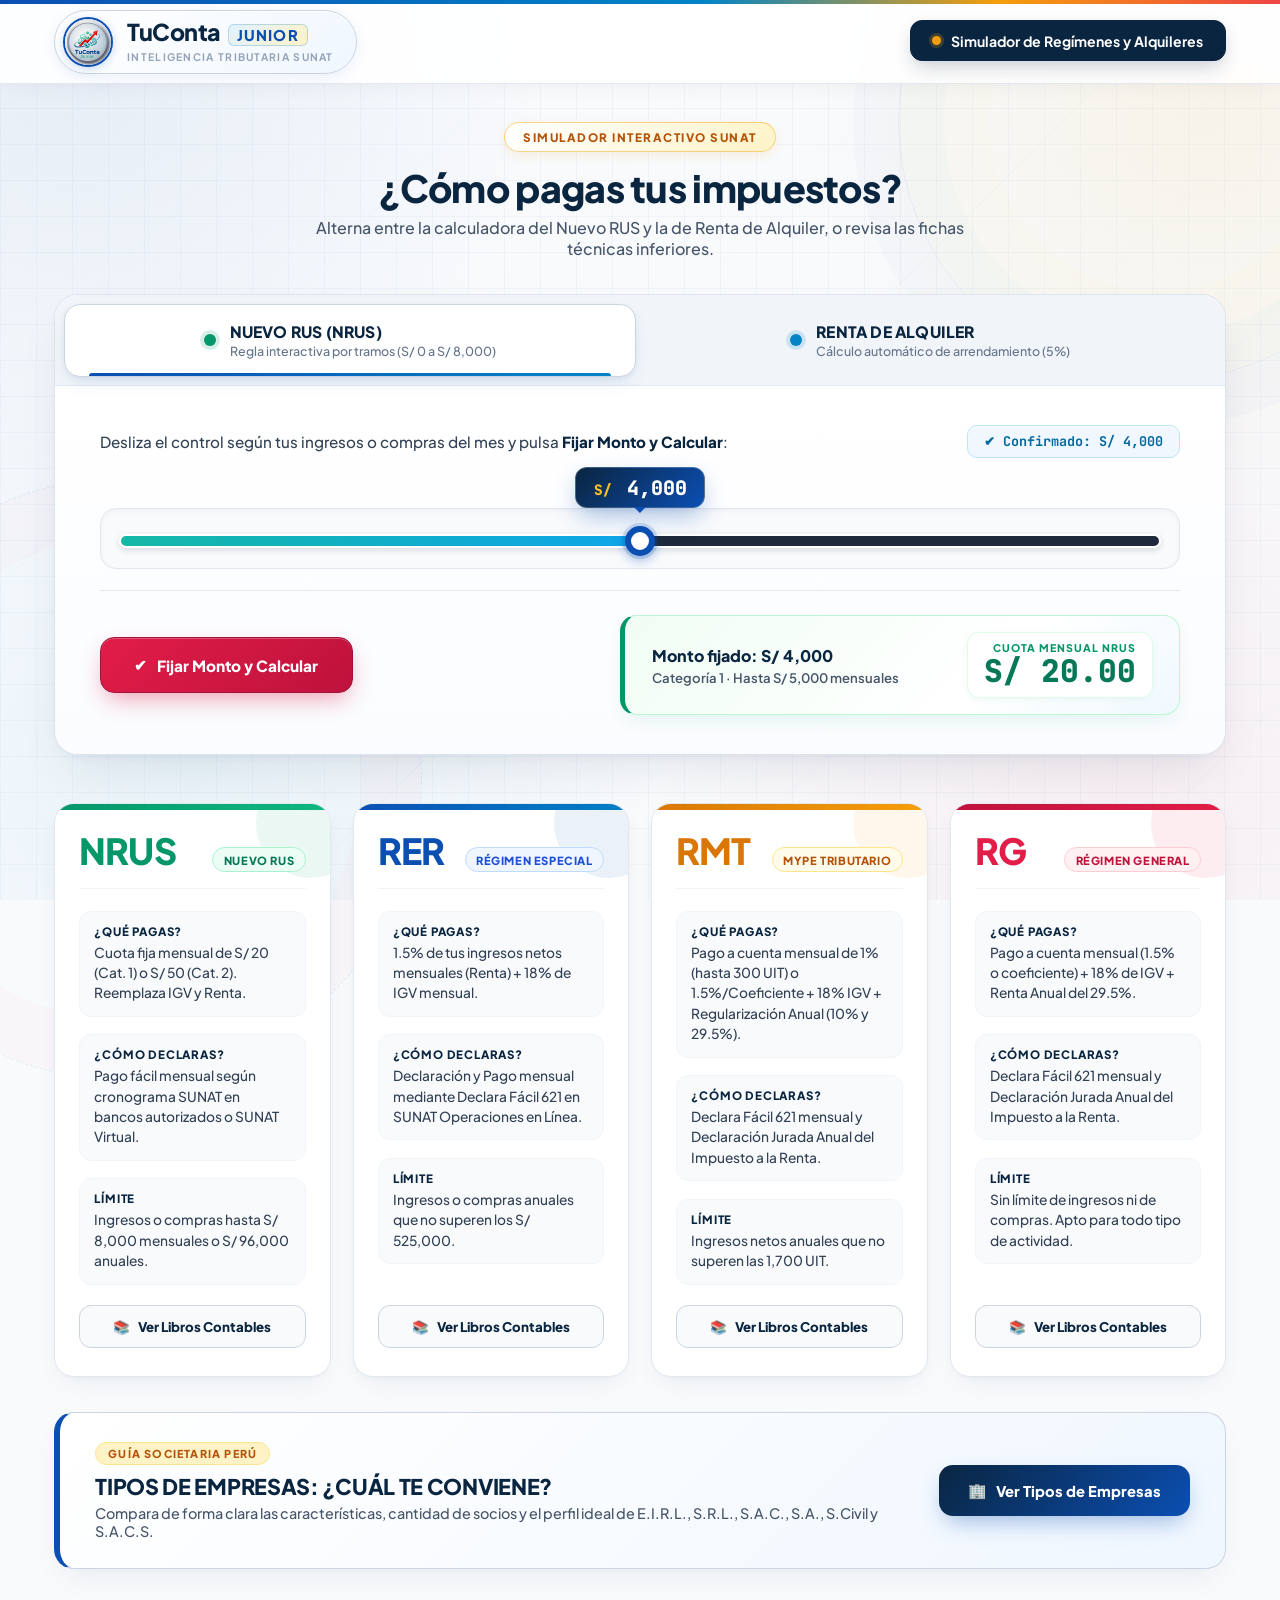
<file: index.html>
<!DOCTYPE html>
<html lang="es">
<head>
    <meta charset="UTF-8">
    <meta name="viewport" content="width=device-width, initial-scale=1.0">
    <title>TuConta Junior | Simulador Tributario SUNAT</title>

    <!-- Tipografías Corporativas: Plus Jakarta Sans y JetBrains Mono -->
    <link rel="preconnect" href="https://fonts.googleapis.com">
    <link rel="preconnect" href="https://fonts.gstatic.com" crossorigin>
    <link href="https://fonts.googleapis.com/css2?family=JetBrains+Mono:wght@600;700;800&family=Plus+Jakarta+Sans:wght@400;500;600;700;800&display=swap" rel="stylesheet">

    <!-- Hojas de estilo modulares -->
    <link rel="stylesheet" href="GLOBAL/estilos_globales.css" id="css-global">
    <link rel="stylesheet" href="MODULOS/IMPUESTOS/estilos_impuestos.css" id="css-modulo">

    <!-- Blindaje de Estilos Anti-Caché (Garantiza renderizado perfecto inmediato) -->
    <style>
        :root {
            --bg-night: #060b19;
            --bg-panel: rgba(15, 23, 42, 0.82);
            --bg-card: rgba(15, 23, 42, 0.68);
            --border-glass: rgba(255, 255, 255, 0.09);
            --border-cyan: rgba(14, 165, 233, 0.45);
            --text-white: #f8fafc;
            --text-muted: #94a3b8;
            --accent-cyan: #0ea5e9;
            --accent-emerald: #14b8a6;
            --accent-red: #ef4444;
            --font-ui: 'Plus Jakarta Sans', -apple-system, BlinkMacSystemFont, sans-serif;
            --font-mono: 'JetBrains Mono', monospace;
        }
        * { margin: 0; padding: 0; box-sizing: border-box; }
        body {
            background-color: var(--bg-night);
            background-image:
                radial-gradient(circle at 12% 10%, rgba(20, 184, 166, 0.14), transparent 38%),
                radial-gradient(circle at 88% 14%, rgba(14, 165, 233, 0.14), transparent 42%),
                radial-gradient(circle at 50% 95%, rgba(239, 68, 68, 0.06), transparent 45%);
            color: var(--text-white);
            font-family: var(--font-ui);
            min-height: 100vh;
            overflow-x: hidden;
            -webkit-font-smoothing: antialiased;
        }
        .oculto { display: none !important; }
    </style>
</head>
<body>

    <!-- HEADER EJECUTIVO CON CÁPSULA DE MARCA UNIFICADA -->
    <header class="navbar">
        <div class="navbar-inner">
            
            <!-- LOGO E IDENTIDAD INTEGRADOS EN UNA SOLA PIEZA -->
            <div class="brand-capsule" onclick="cargarModulo('IMPUESTOS')">
                <div class="logo-orb">
                    <img 
                        src="ASSETS/logo.jpg.jpeg" 
                        alt="TuConta Junior" 
                        class="logo-img-integrada"
                        onerror="if(this.src.indexOf('logo.jpg.jpeg')!==-1){this.src='ASSETS/logo.jpg';}else if(this.src.indexOf('ASSETS/logo.jpg')!==-1){this.src='assets/logo.jpg';}"
                    >
                </div>
                <div class="brand-text-block">
                    <div class="brand-name-line">
                        <span class="txt-tuconta">TuConta</span>
                        <span class="txt-junior">JUNIOR</span>
                    </div>
                    <span class="txt-tagline">INTELIGENCIA TRIBUTARIA SUNAT</span>
                </div>
            </div>

            <!-- BOTÓN DE NAVEGACIÓN CORPORATIVO -->
            <nav aria-label="Módulos del sistema">
                <ul class="nav-links">
                    <li>
                        <button type="button" class="nav-btn active" onclick="cargarModulo('IMPUESTOS', this)">
                            <span class="status-dot"></span>
                            <span>Simulador de Regímenes y Alquileres</span>
                        </button>
                    </li>
                </ul>
            </nav>

        </div>
    </header>

    <!-- CONTENEDOR PRINCIPAL (#app-root) -->
    <main id="app-root" class="contenedor-principal">
        <div class="loader-panel">
            <div class="spinner-neon"></div>
            <p>Iniciando plataforma tributaria...</p>
        </div>
    </main>

    <!-- ENRUTADOR DINÁMICO CON ACTUALIZACIÓN FORZADA DE CACHÉ -->
    <script>
        // Forzar recarga limpia de hojas CSS para evitar caché antiguo del navegador
        (function actualizarEstilosSinCache() {
            const stamp = Date.now();
            const linkGlobal = document.getElementById('css-global');
            const linkModulo = document.getElementById('css-modulo');
            if (linkGlobal) linkGlobal.href = `GLOBAL/estilos_globales.css?v=${stamp}`;
            if (linkModulo) linkModulo.href = `MODULOS/IMPUESTOS/estilos_impuestos.css?v=${stamp}`;
        })();

        async function cargarModulo(nombreCarpeta, botonPresionado) {
            const root = document.getElementById('app-root');

            if (botonPresionado) {
                document.querySelectorAll('.nav-btn').forEach(btn => btn.classList.remove('active'));
                botonPresionado.classList.add('active');
            }

            const v = Date.now();
            const rutaBase = `MODULOS/${nombreCarpeta}`;

            try {
                const respuestaVista = await fetch(`${rutaBase}/vista.html?v=${v}`, { cache: 'no-store' });
                if (!respuestaVista.ok) {
                    throw new Error(`HTTP ${respuestaVista.status}: No se encontró ${rutaBase}/vista.html`);
                }
                root.innerHTML = await respuestaVista.text();

                await inyectarScript(`${rutaBase}/datos.js?v=${v}`, 'script-boveda-datos');
                await inyectarScript(`${rutaBase}/logica.js?v=${v}`, 'script-motor-logica');

                if (typeof window.inicializarModuloImpuestos === 'function') {
                    window.inicializarModuloImpuestos();
                }
            } catch (error) {
                console.error('[Auditoría TuConta Junior]:', error);
                root.innerHTML = `
                    <div class="error-box">
                        <h3>⚠️ Error al cargar el módulo</h3>
                        <p>Detalle: <code>${error.message}</code></p>
                    </div>
                `;
            }
        }

        function inyectarScript(url, idScript) {
            return new Promise((resolve, reject) => {
                const previo = document.getElementById(idScript);
                if (previo) previo.remove();

                const s = document.createElement('script');
                s.id = idScript;
                s.src = url;
                s.async = false;
                s.onload = () => resolve();
                s.onerror = () => reject(new Error(`No se pudo cargar ${url}`));
                document.body.appendChild(s);
            });
        }

        window.addEventListener('DOMContentLoaded', () => {
            cargarModulo('IMPUESTOS');
        });
    </script>
</body>
</html>
</file>
<file: GLOBAL/estilos_globales.css>
/* ==========================================================================
   TUCONTA JUNIOR — GLOBAL STYLESHEET
   Dirección de Arte: Modern Corporate Fintech + Premium Educational UI
   ========================================================================== */

:root {
    /* Paleta Institucional Principal */
    --brand-navy: #0a2540;
    --brand-blue: #0b4fb3;
    --brand-blue-bright: #1d4ed8;
    --brand-sky: #0284c7;
    --brand-sky-soft: #e0f2fe;
    
    /* Acentos Corporativos (Rojo y Amarillo) */
    --accent-red: #e11d48;
    --accent-red-dark: #be123c;
    --accent-red-soft: #ffe4e6;
    --accent-yellow: #f59e0b;
    --accent-yellow-dark: #d97706;
    --accent-yellow-soft: #fef3c7;
    --accent-emerald: #059669;

    /* Superficies y Fondos */
    --surface-canvas: #f8fafc;
    --surface-white: #ffffff;
    --surface-subtle: #f1f5f9;
    --surface-ice: #f0f7ff;

    /* Tipografía y Jerarquía de Texto */
    --text-primary: #0f172a;
    --text-secondary: #334155;
    --text-muted: #64748b;

    /* Bordes y Sombras Fintech */
    --border-light: #e2e8f0;
    --border-blue-subtle: #cbd5e1;
    --shadow-sm: 0 2px 8px -2px rgba(10, 37, 64, 0.06);
    --shadow-md: 0 12px 32px -8px rgba(10, 37, 64, 0.08), 0 4px 12px -3px rgba(10, 37, 64, 0.04);
    --shadow-lg: 0 24px 48px -12px rgba(10, 37, 64, 0.12), 0 8px 20px -6px rgba(10, 37, 64, 0.05);

    /* Fuentes */
    --font-ui: 'Plus Jakarta Sans', -apple-system, BlinkMacSystemFont, sans-serif;
    --font-mono: 'JetBrains Mono', monospace;
}

/* ==========================================================================
   DISEÑO DEL FONDO GENERAL (BLANCO ARQUITECTÓNICO CON GEOMETRÍA TÉCNICA)
   ========================================================================== */
html body {
    background-color: var(--surface-canvas) !important;
    /* Capas gráficas: Halos de color + Retícula de datos + Líneas técnicas */
    background-image:
        radial-gradient(circle at 6% 8%, rgba(11, 79, 179, 0.07) 0%, transparent 32%),
        radial-gradient(circle at 94% 12%, rgba(245, 158, 11, 0.08) 0%, transparent 28%),
        radial-gradient(circle at 88% 88%, rgba(225, 29, 72, 0.05) 0%, transparent 35%),
        radial-gradient(circle at 15% 85%, rgba(2, 132, 199, 0.06) 0%, transparent 35%),
        linear-gradient(to right, rgba(11, 79, 179, 0.035) 1px, transparent 1px),
        linear-gradient(to bottom, rgba(11, 79, 179, 0.035) 1px, transparent 1px),
        repeating-linear-gradient(-45deg, transparent, transparent 140px, rgba(2, 132, 199, 0.018) 140px, rgba(2, 132, 199, 0.018) 141px) !important;
    background-size: 
        100% 100%,
        100% 100%,
        100% 100%,
        100% 100%,
        36px 36px,
        36px 36px,
        100% 100% !important;
    background-attachment: fixed !important;
    color: var(--text-primary) !important;
    font-family: var(--font-ui) !important;
    min-height: 100vh;
    overflow-x: hidden;
    position: relative;
    -webkit-font-smoothing: antialiased;
}

/* Estructuras geométricas abstractas de fondo (No interfieren con clics) */
html body::before {
    content: '';
    position: fixed;
    top: -140px;
    right: -140px;
    width: 520px;
    height: 520px;
    border-radius: 50%;
    border: 1px solid rgba(11, 79, 179, 0.08);
    box-shadow:
        inset 0 0 0 45px rgba(2, 132, 199, 0.02),
        inset 0 0 0 90px rgba(245, 158, 11, 0.015),
        0 0 0 45px rgba(11, 79, 179, 0.02);
    pointer-events: none;
    z-index: 0;
}

html body::after {
    content: '';
    position: fixed;
    bottom: -180px;
    left: -180px;
    width: 600px;
    height: 600px;
    border-radius: 50%;
    border: 1px dashed rgba(11, 79, 179, 0.1);
    box-shadow: inset 0 0 0 60px rgba(225, 29, 72, 0.015);
    pointer-events: none;
    z-index: 0;
}

/* ==========================================================================
   BARRA DE NAVEGACIÓN SUPERIOR CORPORATIVA
   ========================================================================== */
.navbar {
    height: 84px;
    background: rgba(255, 255, 255, 0.9);
    backdrop-filter: blur(16px);
    -webkit-backdrop-filter: blur(16px);
    border-bottom: 1px solid var(--border-light);
    position: sticky;
    top: 0;
    z-index: 1000;
    box-shadow: 0 4px 20px -4px rgba(10, 37, 64, 0.06);
}

/* Línea superior tricolor institucional (Azul, Rojo y Amarillo) */
.navbar::before {
    content: '';
    position: absolute;
    top: 0;
    left: 0;
    right: 0;
    height: 4px;
    background: linear-gradient(90deg, 
        var(--brand-blue) 0%, 
        var(--brand-sky) 55%, 
        var(--accent-yellow) 78%, 
        var(--accent-red) 100%
    );
}

.navbar-inner {
    max-width: 1220px;
    height: 100%;
    margin: 0 auto;
    padding: 0 24px;
    display: flex;
    align-items: center;
    justify-content: space-between;
    position: relative;
    z-index: 2;
}

/* Cápsula de Identidad TuConta Junior */
.brand-capsule {
    display: inline-flex;
    align-items: center;
    gap: 14px;
    padding: 6px 22px 6px 8px;
    background: linear-gradient(135deg, #ffffff 0%, #f0f7ff 100%);
    border: 1px solid #cbd5e1;
    border-radius: 60px;
    box-shadow: 
        0 4px 14px rgba(11, 79, 179, 0.08),
        inset 0 1px 0 #ffffff;
    cursor: pointer;
    user-select: none;
    transition: all 0.25s cubic-bezier(0.4, 0, 0.2, 1);
}

.brand-capsule:hover {
    border-color: var(--brand-sky);
    box-shadow: 0 8px 22px rgba(11, 79, 179, 0.14);
    transform: translateY(-1px);
}

/* Orbe de integración del logotipo real */
.logo-orb {
    width: 50px;
    height: 50px;
    min-width: 50px;
    min-height: 50px;
    border-radius: 50%;
    overflow: hidden;
    position: relative;
    background: #ffffff;
    border: 2px solid var(--brand-blue);
    box-shadow: 0 2px 10px rgba(11, 79, 179, 0.2);
    display: flex;
    align-items: center;
    justify-content: center;
}

.logo-orb::after {
    content: '';
    position: absolute;
    inset: 0;
    border-radius: 50%;
    box-shadow: inset 0 0 4px rgba(10, 37, 64, 0.18);
    pointer-events: none;
}

.logo-img-integrada {
    width: 100%;
    height: 100%;
    object-fit: cover;
    object-position: center;
    transform: scale(1.18);
    filter: contrast(1.04) saturate(1.05);
    display: block;
}

.brand-text-block {
    display: flex;
    flex-direction: column;
    justify-content: center;
}

.brand-name-line {
    display: flex;
    align-items: baseline;
    gap: 7px;
}

.txt-tuconta {
    font-size: 1.45rem;
    font-weight: 800;
    color: var(--brand-navy);
    letter-spacing: -0.5px;
    line-height: 1;
}

.txt-junior {
    font-size: 0.92rem;
    font-weight: 800;
    color: var(--brand-blue);
    background: linear-gradient(135deg, #e0f2fe 0%, #fef3c7 100%);
    border: 1px solid rgba(2, 132, 199, 0.25);
    padding: 2px 8px;
    border-radius: 6px;
    letter-spacing: 1.2px;
    line-height: 1.1;
}

.txt-tagline {
    font-size: 0.65rem;
    font-weight: 700;
    color: var(--text-muted);
    letter-spacing: 1.3px;
    margin-top: 4px;
}

/* ==========================================================================
   NAVEGACIÓN DE MÓDULOS
   ========================================================================== */
.nav-links {
    list-style: none;
    display: flex;
    align-items: center;
    gap: 12px;
}

.nav-btn {
    background: var(--surface-white);
    border: 1px solid var(--border-light);
    color: var(--brand-navy);
    padding: 0.68rem 1.35rem;
    border-radius: 12px;
    font-family: var(--font-ui);
    font-size: 0.88rem;
    font-weight: 700;
    cursor: pointer;
    display: flex;
    align-items: center;
    gap: 10px;
    box-shadow: var(--shadow-sm);
    transition: all 0.25s ease;
}

.status-dot {
    width: 9px;
    height: 9px;
    border-radius: 50%;
    background-color: var(--accent-yellow);
    box-shadow: 0 0 0 3px rgba(245, 158, 11, 0.22);
}

.nav-btn:hover,
.nav-btn.active {
    background: var(--brand-navy);
    border-color: var(--brand-navy);
    color: #ffffff;
    box-shadow: 0 8px 20px -4px rgba(10, 37, 64, 0.25);
    transform: translateY(-1px);
}

/* ==========================================================================
   CONTENEDOR PRINCIPAL Y ESTADOS DE CARGA
   ========================================================================== */
.contenedor-principal {
    max-width: 1220px;
    margin: 2.4rem auto 4.5rem auto;
    padding: 0 24px;
    position: relative;
    z-index: 1;
}

.loader-panel,
.error-box {
    background: var(--surface-white);
    border: 1px solid var(--border-light);
    border-radius: 20px;
    padding: 3rem 2rem;
    text-align: center;
    color: var(--text-secondary);
    max-width: 650px;
    margin: 3rem auto;
    box-shadow: var(--shadow-md);
}

.spinner-neon {
    width: 38px;
    height: 38px;
    border: 3px solid var(--brand-sky-soft);
    border-top-color: var(--brand-blue);
    border-radius: 50%;
    margin: 0 auto 1rem auto;
    animation: girar 0.8s linear infinite;
}

@keyframes girar {
    to { transform: rotate(360deg); }
}

.error-box {
    border-top: 4px solid var(--accent-red);
}

.error-box h3 {
    color: var(--accent-red);
    margin-bottom: 0.6rem;
}

.error-box code {
    display: inline-block;
    background: var(--surface-subtle);
    color: var(--brand-navy);
    padding: 0.3rem 0.7rem;
    border-radius: 6px;
    font-family: var(--font-mono);
    font-size: 0.85rem;
    margin: 0.5rem 0;
}

@media (max-width: 768px) {
    .navbar {
        height: auto;
        padding: 0.85rem 0;
    }
    .navbar-inner {
        flex-direction: column;
        gap: 12px;
    }
    .contenedor-principal {
        margin: 1.5rem auto 3rem auto;
        padding: 0 16px;
    }
}
</file>
<file: MODULOS/IMPUESTOS/estilos_impuestos.css>
/* ==========================================================================
   TUCONTA JUNIOR — MÓDULO DE IMPUESTOS (SIMULADOR, FICHAS Y MODALES SUNAT)
   Dirección de Arte: Modern Corporate Fintech + Premium Educational UI
   ========================================================================== */

/* ==========================================================================
   1. CABECERA DEL MÓDULO
   ========================================================================== */
.modulo-header {
    text-align: center;
    margin-bottom: 2.2rem;
    position: relative;
}

.badge-superior {
    display: inline-flex;
    align-items: center;
    gap: 6px;
    background: linear-gradient(135deg, #ffffff 0%, #fef3c7 100%);
    border: 1px solid rgba(245, 158, 11, 0.45);
    color: #b45309;
    font-size: 0.73rem;
    font-weight: 800;
    letter-spacing: 1.5px;
    padding: 0.4rem 1.15rem;
    border-radius: 50px;
    margin-bottom: 0.85rem;
    box-shadow: 0 4px 12px rgba(245, 158, 11, 0.12);
}

.modulo-header h1 {
    font-size: 2.35rem;
    font-weight: 800;
    letter-spacing: -0.7px;
    color: #0a2540;
    margin-bottom: 0.5rem;
    line-height: 1.15;
}

.modulo-header p {
    color: #475569;
    font-size: 1rem;
    font-weight: 500;
    max-width: 680px;
    margin: 0 auto;
}

/* ==========================================================================
   2. PANEL SIMULADOR DUAL (ARQUITECTURA FINTECH DE ALTA PRECISIÓN)
   ========================================================================== */
.panel-simulador-dual {
    width: 100%;
    background: #ffffff;
    border: 1px solid #dbe3ee;
    border-radius: 24px;
    overflow: hidden;
    margin-bottom: 3rem;
    box-shadow: 
        0 22px 48px -12px rgba(10, 37, 64, 0.1),
        0 4px 16px -4px rgba(10, 37, 64, 0.05);
    position: relative;
}

.selector-mitades {
    display: grid;
    grid-template-columns: 1fr 1fr;
    background: #f1f5f9;
    border-bottom: 1px solid #e2e8f0;
    padding: 0.55rem;
    gap: 0.55rem;
}

.btn-mitad {
    appearance: none;
    -webkit-appearance: none;
    background: transparent;
    border: 1px solid transparent;
    border-radius: 16px;
    padding: 1.05rem 1.5rem;
    color: #64748b;
    font-family: var(--font-ui);
    cursor: pointer;
    display: flex;
    align-items: center;
    justify-content: center;
    gap: 14px;
    text-align: left;
    transition: all 0.25s cubic-bezier(0.4, 0, 0.2, 1);
    position: relative;
}

.btn-mitad:hover {
    background: rgba(255, 255, 255, 0.65);
    color: #0a2540;
}

.btn-mitad.active {
    background: #ffffff;
    border-color: #cbd5e1;
    color: #0a2540;
    box-shadow: 
        0 8px 20px -6px rgba(11, 79, 179, 0.14),
        0 2px 6px -1px rgba(10, 37, 64, 0.06);
}

.btn-mitad.active::after {
    content: '';
    position: absolute;
    bottom: 0;
    left: 24px;
    right: 24px;
    height: 3px;
    border-radius: 3px 3px 0 0;
    background: linear-gradient(90deg, #0b4fb3, #0284c7);
}

.indicador-tab {
    width: 12px;
    height: 12px;
    border-radius: 50%;
    flex-shrink: 0;
}

.indicador-tab.verde {
    background: #059669;
    box-shadow: 0 0 0 4px rgba(5, 150, 105, 0.16);
}

.indicador-tab.celeste {
    background: #0284c7;
    box-shadow: 0 0 0 4px rgba(2, 132, 199, 0.16);
}

.texto-mitad {
    display: flex;
    flex-direction: column;
}

.texto-mitad strong {
    font-size: 0.98rem;
    font-weight: 800;
    color: #0a2540;
    letter-spacing: 0.2px;
}

.texto-mitad small {
    font-size: 0.78rem;
    color: #64748b;
    font-weight: 500;
    margin-top: 2px;
}

.cuerpo-modo {
    padding: 2.4rem 2.8rem;
    background: linear-gradient(180deg, #ffffff 0%, #fafcff 100%);
}

.cuerpo-modo.oculto {
    display: none !important;
}

/* ==========================================================================
   3. MODO A: SIMULADOR NUEVO RUS (S/ 0 A S/ 8,000)
   ========================================================================== */
.barra-estado-superior {
    display: flex;
    justify-content: space-between;
    align-items: center;
    margin-bottom: 3.1rem;
    gap: 14px;
    flex-wrap: wrap;
}

.instruccion-texto {
    font-size: 0.95rem;
    color: #334155;
    font-weight: 500;
}

.instruccion-texto b {
    color: #0a2540;
    font-weight: 800;
}

.indicador-estado {
    font-family: var(--font-mono);
    font-size: 0.84rem;
    font-weight: 700;
    background: #f0f7ff;
    border: 1px solid #bae6fd;
    color: #0369a1;
    padding: 0.42rem 1rem;
    border-radius: 10px;
    box-shadow: inset 0 1px 0 #ffffff;
}

.zona-regla-nrus {
    margin-bottom: 1.35rem;
}

.pista-slider-wrapper {
    position: relative;
    width: 100%;
    background: #f8fafc;
    border: 1px solid #e2e8f0;
    border-radius: 16px;
    padding: 22px 18px 16px 18px;
    box-shadow: inset 0 2px 5px rgba(10, 37, 64, 0.04);
}

.burbuja-monto {
    position: absolute;
    top: -42px;
    left: 50%;
    transform: translateX(-50%);
    background: linear-gradient(135deg, #0a2540 0%, #0b4fb3 100%);
    color: #ffffff;
    font-family: var(--font-mono);
    font-size: 1.25rem;
    font-weight: 800;
    padding: 0.42rem 1.1rem;
    border-radius: 12px;
    border: 1px solid rgba(255, 255, 255, 0.2);
    white-space: nowrap;
    box-shadow: 0 10px 24px -4px rgba(11, 79, 179, 0.38);
    pointer-events: none;
    z-index: 10;
}

.burbuja-monto::after {
    content: '';
    position: absolute;
    bottom: -6px;
    left: 50%;
    transform: translateX(-50%);
    border-width: 6px 6px 0;
    border-style: solid;
    border-color: #0b4fb3 transparent transparent transparent;
}

.prefijo-moneda {
    font-size: 0.9rem;
    color: #fbbf24;
    margin-right: 3px;
}

.slider-moderno {
    -webkit-appearance: none;
    appearance: none;
    width: 100%;
    height: 14px;
    border-radius: 50px;
    background: #1e293b;
    outline: none;
    border: 2px solid #ffffff;
    box-shadow: 0 2px 6px rgba(10, 37, 64, 0.15);
    cursor: pointer;
}

.slider-moderno::-webkit-slider-thumb {
    -webkit-appearance: none;
    appearance: none;
    width: 30px;
    height: 30px;
    border-radius: 50%;
    background: #ffffff;
    border: 6px solid #0b4fb3;
    box-shadow: 
        0 4px 12px rgba(11, 79, 179, 0.4),
        0 0 0 3px rgba(11, 79, 179, 0.15);
    cursor: grab;
    transition: transform 0.15s ease, border-color 0.2s ease;
}

.slider-moderno::-webkit-slider-thumb:hover {
    border-color: #e11d48;
}

.slider-moderno::-webkit-slider-thumb:active {
    cursor: grabbing;
    transform: scale(1.16);
    border-color: #e11d48;
}

.slider-moderno::-moz-range-thumb {
    width: 30px;
    height: 30px;
    border-radius: 50%;
    background: #ffffff;
    border: 6px solid #0b4fb3;
    box-shadow: 0 4px 12px rgba(11, 79, 179, 0.4);
    cursor: grab;
}

.pie-confirmacion-nrus {
    display: flex;
    justify-content: space-between;
    align-items: center;
    padding-top: 1.45rem;
    border-top: 1px solid #e2e8f0;
    gap: 24px;
    flex-wrap: wrap;
}

.btn-fijar-monto {
    appearance: none;
    -webkit-appearance: none;
    background: linear-gradient(135deg, #e11d48 0%, #be123c 100%);
    color: #ffffff;
    border: 1px solid #9f1239;
    padding: 1.05rem 2.1rem;
    border-radius: 14px;
    font-family: var(--font-ui);
    font-size: 0.96rem;
    font-weight: 800;
    cursor: pointer;
    display: inline-flex;
    align-items: center;
    gap: 10px;
    box-shadow: 
        0 10px 24px -6px rgba(225, 29, 72, 0.45),
        inset 0 1px 0 rgba(255, 255, 255, 0.25);
    transition: all 0.25s ease;
}

.btn-fijar-monto:hover {
    background: linear-gradient(135deg, #f43f5e 0%, #e11d48 100%);
    transform: translateY(-2px);
    box-shadow: 0 14px 28px -6px rgba(225, 29, 72, 0.55);
}

.btn-fijar-monto.por-confirmar {
    animation: latidoCorporativo 1.4s infinite;
}

@keyframes latidoCorporativo {
    0%, 100% { box-shadow: 0 0 0 0 rgba(225, 29, 72, 0.55); }
    50% { box-shadow: 0 0 0 10px rgba(245, 158, 11, 0); }
}

.tarjeta-resultado-fijo {
    flex: 1;
    max-width: 560px;
    background: linear-gradient(135deg, #f0fdf4 0%, #ffffff 65%, #f0f9ff 100%);
    border: 1px solid #bbf7d0;
    border-left: 5px solid #059669;
    border-radius: 16px;
    padding: 1.05rem 1.65rem;
    display: flex;
    justify-content: space-between;
    align-items: center;
    gap: 16px;
    box-shadow: 0 8px 20px -6px rgba(5, 150, 105, 0.12);
}

.info-fijada {
    display: flex;
    flex-direction: column;
}

.info-fijada strong {
    font-size: 1rem;
    font-weight: 800;
    color: #0a2540;
}

.info-fijada span {
    font-size: 0.82rem;
    font-weight: 600;
    color: #475569;
    margin-top: 3px;
}

.bloque-cuota-final {
    text-align: right;
    background: #ffffff;
    border: 1px solid #dcfce7;
    padding: 0.5rem 1rem;
    border-radius: 12px;
    box-shadow: 0 2px 6px rgba(5, 150, 105, 0.06);
}

.etiqueta-cuota {
    display: block;
    font-size: 0.66rem;
    font-weight: 800;
    letter-spacing: 1px;
    color: #059669;
}

.monto-cuota-grande {
    font-family: var(--font-mono);
    font-size: 1.95rem;
    font-weight: 800;
    color: #047857;
    line-height: 1.1;
}

/* ==========================================================================
   4. MODO B: SIMULADOR DE RENTA DE ALQUILER (REDONDEO SUNAT)
   ========================================================================== */
.grid-modo-alquiler {
    display: grid;
    grid-template-columns: 1.15fr 1fr;
    gap: 28px;
    align-items: stretch;
}

.columna-calc-alquiler {
    display: flex;
    flex-direction: column;
    justify-content: space-between;
    gap: 16px;
}

.label-alquiler {
    font-size: 0.95rem;
    font-weight: 700;
    color: #0a2540;
}

.caja-input-alquiler {
    display: flex;
    align-items: center;
    background: #ffffff;
    border: 2px solid #0284c7;
    border-radius: 14px;
    padding: 0.8rem 1.35rem;
    box-shadow: 0 4px 14px rgba(2, 132, 199, 0.1);
    transition: border-color 0.2s ease, box-shadow 0.2s ease;
}

.caja-input-alquiler:focus-within {
    border-color: #0b4fb3;
    box-shadow: 0 0 0 4px rgba(11, 79, 179, 0.12);
}

.simbolo-sol {
    font-family: var(--font-mono);
    font-size: 1.5rem;
    font-weight: 800;
    color: #0b4fb3;
    margin-right: 12px;
}

.caja-input-alquiler input {
    background: transparent;
    border: none;
    outline: none;
    color: #0a2540;
    font-family: var(--font-mono);
    font-size: 1.7rem;
    font-weight: 800;
    width: 100%;
}

.caja-resultado-alquiler {
    background: linear-gradient(135deg, #f0f7ff 0%, #ffffff 100%);
    border: 1px solid #bae6fd;
    border-left: 5px solid #0b4fb3;
    border-radius: 16px;
    padding: 1.15rem 1.5rem;
    display: flex;
    justify-content: space-between;
    align-items: center;
    box-shadow: 0 8px 20px -6px rgba(11, 79, 179, 0.12);
}

.texto-res-alquiler strong {
    display: block;
    font-size: 0.95rem;
    font-weight: 800;
    color: #0a2540;
}

.texto-res-alquiler span {
    font-size: 0.8rem;
    font-weight: 600;
    color: #0369a1;
    display: block;
    margin-top: 3px;
}

.cifra-impuesto-alquiler {
    font-family: var(--font-mono);
    font-size: 2.05rem;
    font-weight: 800;
    color: #0b4fb3;
    background: #ffffff;
    border: 1px solid #dbeafe;
    padding: 0.4rem 0.95rem;
    border-radius: 12px;
}

.columna-ficha-alquiler {
    background: #f8fafc;
    border: 1px solid #e2e8f0;
    border-top: 4px solid #0b4fb3;
    border-radius: 18px;
    padding: 1.7rem;
    display: flex;
    flex-direction: column;
    justify-content: center;
    box-shadow: inset 0 1px 0 #ffffff, 0 4px 14px rgba(10, 37, 64, 0.04);
}

.ficha-alquiler-titulo {
    font-size: 1.35rem;
    font-weight: 800;
    color: #0a2540;
}

.ficha-alquiler-sub {
    font-size: 0.72rem;
    font-weight: 800;
    letter-spacing: 1px;
    color: #0284c7;
    margin-bottom: 1.25rem;
    display: block;
}

/* ==========================================================================
   5. LAS 4 TARJETAS DE LOS REGÍMENES TRIBUTARIOS (DISEÑO EDITORIAL FINTECH)
   ========================================================================== */
.grid-cuatro-regimenes {
    display: grid;
    grid-template-columns: repeat(4, 1fr);
    gap: 22px;
}

.tarjeta-regimen {
    background: #ffffff;
    border: 1px solid #e2e8f0;
    border-radius: 20px;
    padding: 1.8rem 1.5rem;
    position: relative;
    overflow: hidden;
    transition: all 0.3s cubic-bezier(0.4, 0, 0.2, 1);
    display: flex;
    flex-direction: column;
    box-shadow: 
        0 10px 28px -8px rgba(10, 37, 64, 0.07),
        0 2px 6px -1px rgba(10, 37, 64, 0.04);
}

.tarjeta-regimen:hover {
    transform: translateY(-6px);
    box-shadow: 
        0 22px 40px -12px rgba(10, 37, 64, 0.15),
        0 4px 12px -2px rgba(10, 37, 64, 0.06);
}

.tarjeta-regimen::before {
    content: '';
    position: absolute;
    top: 0;
    left: 0;
    right: 0;
    height: 6px;
}

.tarjeta-regimen::after {
    content: '';
    position: absolute;
    top: -36px;
    right: -36px;
    width: 110px;
    height: 110px;
    border-radius: 50%;
    opacity: 0.08;
    pointer-events: none;
    transition: transform 0.3s ease;
}

.tarjeta-regimen:hover::after {
    transform: scale(1.18);
}

.cabecera-regimen {
    display: flex;
    align-items: baseline;
    justify-content: space-between;
    gap: 10px;
    margin-bottom: 1.35rem;
    padding-bottom: 1rem;
    border-bottom: 1px solid #f1f5f9;
    position: relative;
    z-index: 1;
}

.cabecera-regimen h2 {
    font-size: 2.25rem;
    font-weight: 800;
    letter-spacing: -0.8px;
    line-height: 1;
}

.cabecera-regimen span {
    font-size: 0.7rem;
    font-weight: 800;
    padding: 0.28rem 0.65rem;
    border-radius: 50px;
    letter-spacing: 0.6px;
    text-transform: uppercase;
}

.cuerpo-regimen {
    display: flex;
    flex-direction: column;
    gap: 1.1rem;
    position: relative;
    z-index: 1;
    flex: 1;
}

.bloque-normativo {
    background: #f8fafc;
    border: 1px solid #f1f5f9;
    border-radius: 12px;
    padding: 0.75rem 0.9rem;
    transition: background-color 0.2s ease, border-color 0.2s ease;
}

.tarjeta-regimen:hover .bloque-normativo {
    background: #ffffff;
    border-color: #e2e8f0;
}

.bloque-normativo strong {
    display: block;
    font-size: 0.72rem;
    font-weight: 800;
    letter-spacing: 0.8px;
    color: #0a2540;
    margin-bottom: 4px;
}

.bloque-normativo p {
    font-size: 0.86rem;
    color: #334155;
    font-weight: 500;
    line-height: 1.48;
}

/* Botón de Libros Contables dentro de cada tarjeta */
.btn-libros-tarjeta {
    margin-top: 1.25rem;
    width: 100%;
    background: #f8fafc;
    border: 1px solid #cbd5e1;
    color: #0a2540;
    padding: 0.75rem 1rem;
    border-radius: 12px;
    font-family: var(--font-ui);
    font-size: 0.83rem;
    font-weight: 800;
    cursor: pointer;
    display: flex;
    align-items: center;
    justify-content: center;
    gap: 8px;
    transition: all 0.22s ease;
    position: relative;
    z-index: 1;
}

.btn-libros-tarjeta:hover {
    background: #0a2540;
    border-color: #0a2540;
    color: #ffffff;
    box-shadow: 0 8px 18px -4px rgba(10, 37, 64, 0.22);
    transform: translateY(-2px);
}

/* 1. Personalidad Cromática: NRUS */
.tarjeta-regimen.nrus:hover { border-color: rgba(5, 150, 105, 0.4); }
.tarjeta-regimen.nrus::before { background: linear-gradient(90deg, #059669, #10b981); }
.tarjeta-regimen.nrus::after { background: #059669; }
.tarjeta-regimen.nrus .cabecera-regimen h2 { color: #059669; }
.tarjeta-regimen.nrus .cabecera-regimen span {
    background: #ecfdf5;
    color: #047857;
    border: 1px solid #a7f3d0;
}

/* 2. Personalidad Cromática: RER */
.tarjeta-regimen.rer:hover { border-color: rgba(11, 79, 179, 0.4); }
.tarjeta-regimen.rer::before { background: linear-gradient(90deg, #0b4fb3, #0284c7); }
.tarjeta-regimen.rer::after { background: #0b4fb3; }
.tarjeta-regimen.rer .cabecera-regimen h2 { color: #0b4fb3; }
.tarjeta-regimen.rer .cabecera-regimen span {
    background: #eff6ff;
    color: #1d4ed8;
    border: 1px solid #bfdbfe;
}

/* 3. Personalidad Cromática: RMT */
.tarjeta-regimen.rmt:hover { border-color: rgba(217, 119, 6, 0.45); }
.tarjeta-regimen.rmt::before { background: linear-gradient(90deg, #d97706, #f59e0b); }
.tarjeta-regimen.rmt::after { background: #f59e0b; }
.tarjeta-regimen.rmt .cabecera-regimen h2 { color: #d97706; }
.tarjeta-regimen.rmt .cabecera-regimen span {
    background: #fffbeb;
    color: #b45309;
    border: 1px solid #fde68a;
}

/* 4. Personalidad Cromática: RG */
.tarjeta-regimen.rg:hover { border-color: rgba(225, 29, 72, 0.4); }
.tarjeta-regimen.rg::before { background: linear-gradient(90deg, #be123c, #e11d48); }
.tarjeta-regimen.rg::after { background: #e11d48; }
.tarjeta-regimen.rg .cabecera-regimen h2 { color: #e11d48; }
.tarjeta-regimen.rg .cabecera-regimen span {
    background: #fff1f2;
    color: #be123c;
    border: 1px solid #fecdd3;
}

/* ==========================================================================
   6. BARRA CORPORATIVA Y SISTEMA DE VENTANA MODAL (LIBROS Y SOCIEDADES)
   ========================================================================== */
.seccion-acceso-sociedades {
    margin-top: 2.2rem;
}

.banner-sociedades-fintech {
    background: linear-gradient(135deg, #ffffff 0%, #f0f7ff 100%);
    border: 1px solid #cbd5e1;
    border-left: 6px solid #0b4fb3;
    border-radius: 20px;
    padding: 1.75rem 2.2rem;
    display: flex;
    align-items: center;
    justify-content: space-between;
    gap: 24px;
    box-shadow: 0 14px 32px -10px rgba(10, 37, 64, 0.08);
}

.badge-sociedades {
    display: inline-block;
    background: #fef3c7;
    border: 1px solid #fde68a;
    color: #b45309;
    font-size: 0.68rem;
    font-weight: 800;
    letter-spacing: 1.2px;
    padding: 0.25rem 0.75rem;
    border-radius: 50px;
    margin-bottom: 0.45rem;
}

.info-banner-sociedades h3 {
    font-size: 1.35rem;
    font-weight: 800;
    color: #0a2540;
    letter-spacing: -0.3px;
    margin-bottom: 0.3rem;
}

.info-banner-sociedades p {
    font-size: 0.9rem;
    color: #475569;
    font-weight: 500;
}

.btn-abrir-sociedades {
    appearance: none;
    -webkit-appearance: none;
    background: linear-gradient(135deg, #0a2540 0%, #0b4fb3 100%);
    color: #ffffff;
    border: none;
    padding: 1rem 1.8rem;
    border-radius: 14px;
    font-family: var(--font-ui);
    font-size: 0.92rem;
    font-weight: 800;
    cursor: pointer;
    display: inline-flex;
    align-items: center;
    gap: 10px;
    white-space: nowrap;
    box-shadow: 0 10px 24px -6px rgba(11, 79, 179, 0.4);
    transition: all 0.25s ease;
}

.btn-abrir-sociedades:hover {
    transform: translateY(-2px);
    box-shadow: 0 14px 28px -6px rgba(11, 79, 179, 0.55);
}

/* Fondo y Contenedor del Modal Universal */
.modal-overlay-fintech {
    position: fixed;
    inset: 0;
    background: rgba(10, 37, 64, 0.55);
    backdrop-filter: blur(8px);
    -webkit-backdrop-filter: blur(8px);
    display: flex;
    align-items: center;
    justify-content: center;
    padding: 20px;
    z-index: 2000;
    animation: aparecerModal 0.22s ease-out;
}

.modal-overlay-fintech.oculto {
    display: none !important;
}

@keyframes aparecerModal {
    from { opacity: 0; transform: scale(0.97); }
    to { opacity: 1; transform: scale(1); }
}

.modal-contenedor-fintech {
    background: #ffffff;
    border: 1px solid #cbd5e1;
    border-radius: 24px;
    width: 100%;
    max-width: 920px;
    max-height: 88vh;
    display: flex;
    flex-direction: column;
    overflow: hidden;
    box-shadow: 0 32px 64px -12px rgba(10, 37, 64, 0.28);
    position: relative;
}

.modal-contenedor-fintech::before {
    content: '';
    position: absolute;
    top: 0;
    left: 0;
    right: 0;
    height: 5px;
    background: linear-gradient(90deg, #0b4fb3 0%, #0284c7 50%, #f59e0b 80%, #e11d48 100%);
}

.modal-cabecera-fintech {
    padding: 1.5rem 2rem;
    background: #f8fafc;
    border-bottom: 1px solid #e2e8f0;
    display: flex;
    align-items: center;
    justify-content: space-between;
    gap: 16px;
}

.modal-badge-superior {
    display: inline-block;
    font-size: 0.7rem;
    font-weight: 800;
    letter-spacing: 1.3px;
    color: #0b4fb3;
    background: #e0f2fe;
    border: 1px solid #bae6fd;
    padding: 0.25rem 0.75rem;
    border-radius: 50px;
    margin-bottom: 0.35rem;
}

.modal-titulos h2 {
    font-size: 1.45rem;
    font-weight: 800;
    color: #0a2540;
    letter-spacing: -0.4px;
}

.btn-cerrar-modal {
    width: 40px;
    height: 40px;
    border-radius: 12px;
    border: 1px solid #cbd5e1;
    background: #ffffff;
    color: #334155;
    font-size: 1.1rem;
    font-weight: 800;
    cursor: pointer;
    display: flex;
    align-items: center;
    justify-content: center;
    transition: all 0.2s ease;
}

.btn-cerrar-modal:hover {
    background: #e11d48;
    border-color: #e11d48;
    color: #ffffff;
}

.modal-cuerpo-fintech {
    padding: 1.8rem 2rem;
    overflow-y: auto;
}

/* Selector rápido de regímenes dentro del modal de Libros */
.selector-regimenes-modal {
    display: flex;
    gap: 10px;
    margin-bottom: 1.4rem;
    flex-wrap: wrap;
}

.pill-regimen-modal {
    background: #f1f5f9;
    border: 1px solid #cbd5e1;
    color: #334155;
    padding: 0.45rem 1.05rem;
    border-radius: 50px;
    font-family: var(--font-ui);
    font-size: 0.8rem;
    font-weight: 800;
    cursor: pointer;
    transition: all 0.2s ease;
}

.pill-regimen-modal.activo {
    background: #0b4fb3;
    border-color: #0b4fb3;
    color: #ffffff;
    box-shadow: 0 4px 12px rgba(11, 79, 179, 0.25);
}

.intro-libros-modal {
    background: #f8fafc;
    border: 1px solid #e2e8f0;
    border-left: 4px solid #0b4fb3;
    padding: 1.1rem 1.35rem;
    border-radius: 14px;
    color: #1e293b;
    font-size: 0.95rem;
    line-height: 1.6;
    font-weight: 500;
    margin-bottom: 1.3rem;
}

.lista-libros-directa {
    display: flex;
    gap: 12px;
    flex-wrap: wrap;
}

.chip-libro-obligatorio {
    background: #eff6ff;
    border: 1px solid #bfdbfe;
    color: #1d4ed8;
    font-weight: 700;
    font-size: 0.9rem;
    padding: 0.65rem 1.2rem;
    border-radius: 12px;
}

/* Tabla Normativa de Libros Contables (RMT y RG) */
.tabla-libros-sunat {
    width: 100%;
    border-collapse: separate;
    border-spacing: 0;
    border: 1px solid #cbd5e1;
    border-radius: 16px;
    overflow: hidden;
}

.tabla-libros-sunat thead th {
    background: #1e293b;
    color: #ffffff;
    font-size: 0.88rem;
    font-weight: 800;
    text-align: left;
    padding: 1rem 1.25rem;
    border-bottom: 1px solid #334155;
}

.tabla-libros-sunat thead th:first-child {
    width: 44%;
    border-right: 1px solid #334155;
}

.tabla-libros-sunat tbody tr:nth-child(odd) {
    background: #f8fafc;
}

.tabla-libros-sunat tbody tr:nth-child(even) {
    background: #ffffff;
}

.tabla-libros-sunat tbody td {
    padding: 1.1rem 1.25rem;
    border-bottom: 1px solid #e2e8f0;
    vertical-align: top;
    color: #1e293b;
    font-size: 0.9rem;
    line-height: 1.5;
}

.tabla-libros-sunat tbody tr:last-child td {
    border-bottom: none;
}

.tabla-libros-sunat tbody td:first-child {
    font-weight: 700;
    color: #0a2540;
    border-right: 1px solid #e2e8f0;
}

.lista-ul-libros {
    margin: 0;
    padding-left: 1.2rem;
}

.lista-ul-libros li {
    margin-bottom: 0.3rem;
    font-weight: 500;
}

/* Grid de 6 Tarjetas para Tipos de Empresas */
.grid-tipos-empresas {
    display: grid;
    grid-template-columns: repeat(3, 1fr);
    gap: 18px;
}

.tarjeta-sociedad {
    background: #ffffff;
    border: 1px solid #dbe3ee;
    border-top: 4px solid #0b4fb3;
    border-radius: 18px;
    padding: 1.4rem 1.25rem;
    text-align: center;
    display: flex;
    flex-direction: column;
    align-items: center;
    justify-content: space-between;
    box-shadow: 0 8px 20px -8px rgba(10, 37, 64, 0.08);
    transition: transform 0.25s ease, box-shadow 0.25s ease;
}

.tarjeta-sociedad:hover {
    transform: translateY(-4px);
    box-shadow: 0 16px 32px -10px rgba(11, 79, 179, 0.16);
}

.sigla-sociedad {
    font-size: 1.85rem;
    font-weight: 800;
    color: #0b4fb3;
    letter-spacing: -0.5px;
    margin-bottom: 0.35rem;
}

.nombre-sociedad {
    font-size: 0.84rem;
    font-weight: 700;
    color: #334155;
    line-height: 1.35;
    margin-bottom: 0.85rem;
    min-height: 2.3rem;
    display: flex;
    align-items: center;
    justify-content: center;
}

.badge-socios-ambar {
    display: inline-block;
    background: #fef3c7;
    border: 1px solid #fde68a;
    color: #b45309;
    font-size: 0.8rem;
    font-weight: 800;
    font-style: italic;
    padding: 0.3rem 0.85rem;
    border-radius: 50px;
    margin-bottom: 0.85rem;
}

.ideal-sociedad {
    font-size: 0.88rem;
    font-weight: 700;
    color: #0a2540;
    line-height: 1.4;
}

/* ==========================================================================
   7. RESPONSIVE DESIGN (COMPUTADORAS, TABLETS Y MÓVILES)
   ========================================================================== */
@media (max-width: 1100px) {
    .grid-cuatro-regimenes {
        grid-template-columns: repeat(2, 1fr);
    }
    .grid-modo-alquiler {
        grid-template-columns: 1fr;
    }
    .grid-tipos-empresas {
        grid-template-columns: repeat(2, 1fr);
    }
}

@media (max-width: 720px) {
    .modulo-header h1 {
        font-size: 1.85rem;
    }
    .selector-mitades {
        grid-template-columns: 1fr;
    }
    .cuerpo-modo {
        padding: 1.5rem 1.25rem;
    }
    .pie-confirmacion-nrus {
        flex-direction: column;
        align-items: stretch;
    }
    .btn-fijar-monto {
        justify-content: center;
        width: 100%;
    }
    .tarjeta-resultado-fijo {
        max-width: 100%;
        flex-direction: column;
        align-items: flex-start;
    }
    .bloque-cuota-final {
        width: 100%;
        text-align: left;
    }
    .grid-cuatro-regimenes,
    .grid-tipos-empresas {
        grid-template-columns: 1fr;
    }
    .banner-sociedades-fintech {
        flex-direction: column;
        align-items: flex-start;
    }
    .btn-abrir-sociedades {
        width: 100%;
        justify-content: center;
    }
    .tabla-libros-sunat thead th,
    .tabla-libros-sunat tbody td {
        padding: 0.8rem;
        font-size: 0.82rem;
    }
}
</file>
